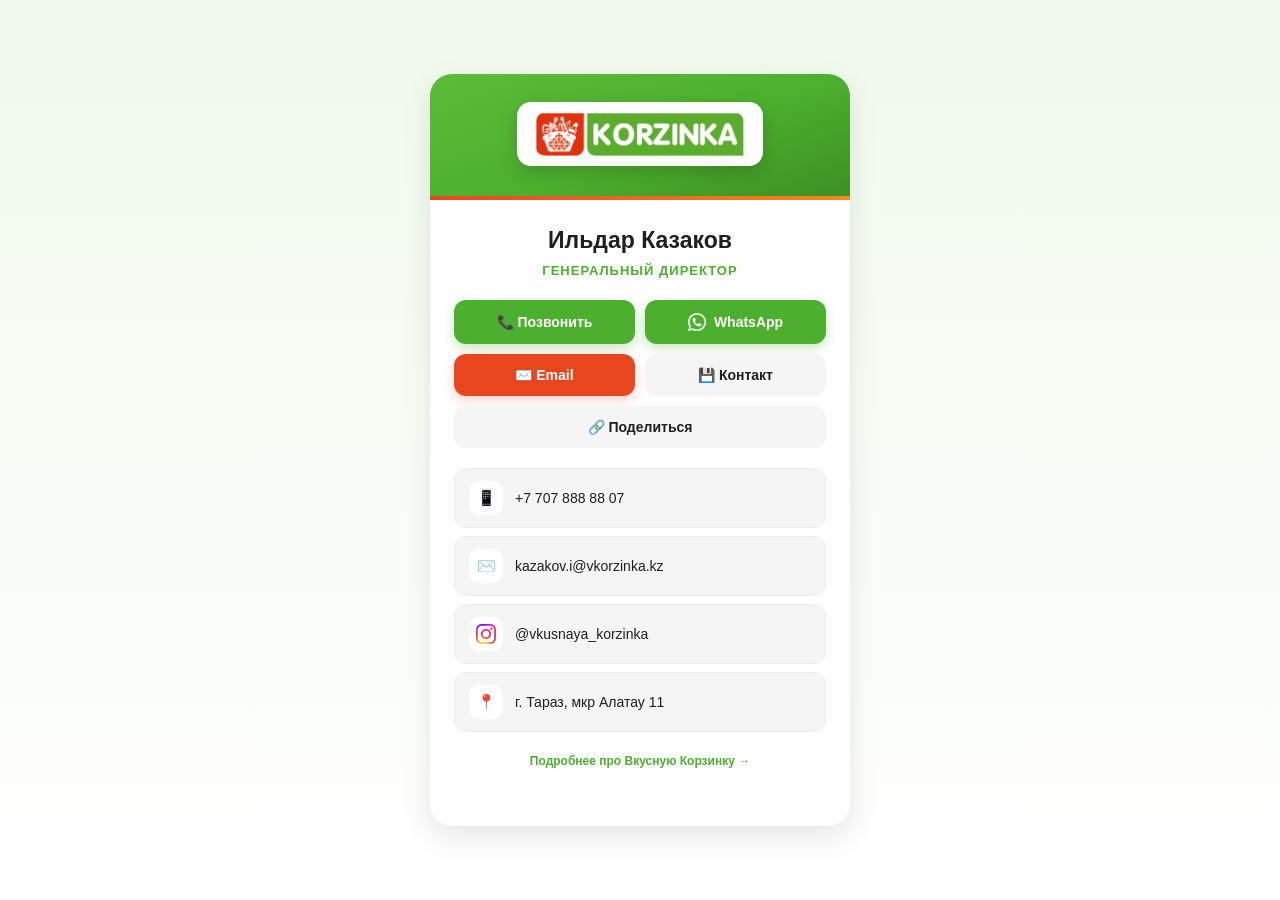
<file: kazakov.html>
<!doctype html>
<html lang="ru">
<head>
<meta charset="utf-8">
<meta name="viewport" content="width=device-width,initial-scale=1,viewport-fit=cover">
<title>Ильдар Казаков — Вкусная Корзинка</title>
<meta name="theme-color" content="#4CAF2E">
<link rel="icon" href="assets/logo.png">
<link rel="stylesheet" href="assets/style.css">
</head>
<body>
<div class="card">

  <div class="card__top">
    <a href="org.html" class="card__logo">
      <img src="assets/logo.png" alt="KORZINKA">
    </a>
  </div>

  <div class="card__body">
    <div class="card__name">Ильдар Казаков</div>
    <div class="card__role">Генеральный директор</div>

    <div class="card__actions">
      <a class="btn btn--primary" href="tel:+77078888807">📞 Позвонить</a>
      <a class="btn btn--primary" href="https://wa.me/77078888807" target="_blank" rel="noopener"><img src="assets/whatsapp.png" alt="" class="btn__ico">WhatsApp</a>
      <a class="btn btn--accent" href="mailto:kazakov.i@vkorzinka.kz">✉️ Email</a>
      <button class="btn btn--ghost" onclick="saveVCard(this)"
        data-first="Ильдар" data-last="Казаков"
        data-full="Ильдар Казаков"
        data-org="Вкусная Корзинка"
        data-role="Генеральный директор"
        data-phone="+77078888807"
        data-email="kazakov.i@vkorzinka.kz"
        data-address="г. Тараз, мкр Алатау 11">💾 Контакт</button>
      <button class="btn btn--ghost btn--full" onclick="shareCard(this)"
        data-title="Ильдар Казаков — Вкусная Корзинка"
        data-text="Визитка Ильдара Казакова, Вкусная Корзинка">🔗 Поделиться</button>
    </div>

    <div class="card__contacts">
      <a class="contact" href="tel:+77078888807">
        <div class="contact__ico">📱</div>
        <span>+7 707 888 88 07</span>
      </a>
      <a class="contact" href="mailto:kazakov.i@vkorzinka.kz">
        <div class="contact__ico">✉️</div>
        <span>kazakov.i@vkorzinka.kz</span>
      </a>
      <a class="contact" href="https://www.instagram.com/vkusnaya_korzinka" target="_blank" rel="noopener">
        <div class="contact__ico"><img src="assets/instagram.png" alt="Instagram"></div>
        <span>@vkusnaya_korzinka</span>
      </a>
      <a class="contact" href="https://2gis.kz/taraz/geo/70000001090535986" target="_blank" rel="noopener">
        <div class="contact__ico">📍</div>
        <span>г. Тараз, мкр Алатау 11</span>
      </a>
    </div>

    <div class="card__footer">
      <a href="org.html">Подробнее про Вкусную Корзинку →</a>
    </div>
  </div>

</div>
<script src="assets/script.js"></script>
</body>
</html>
</file>
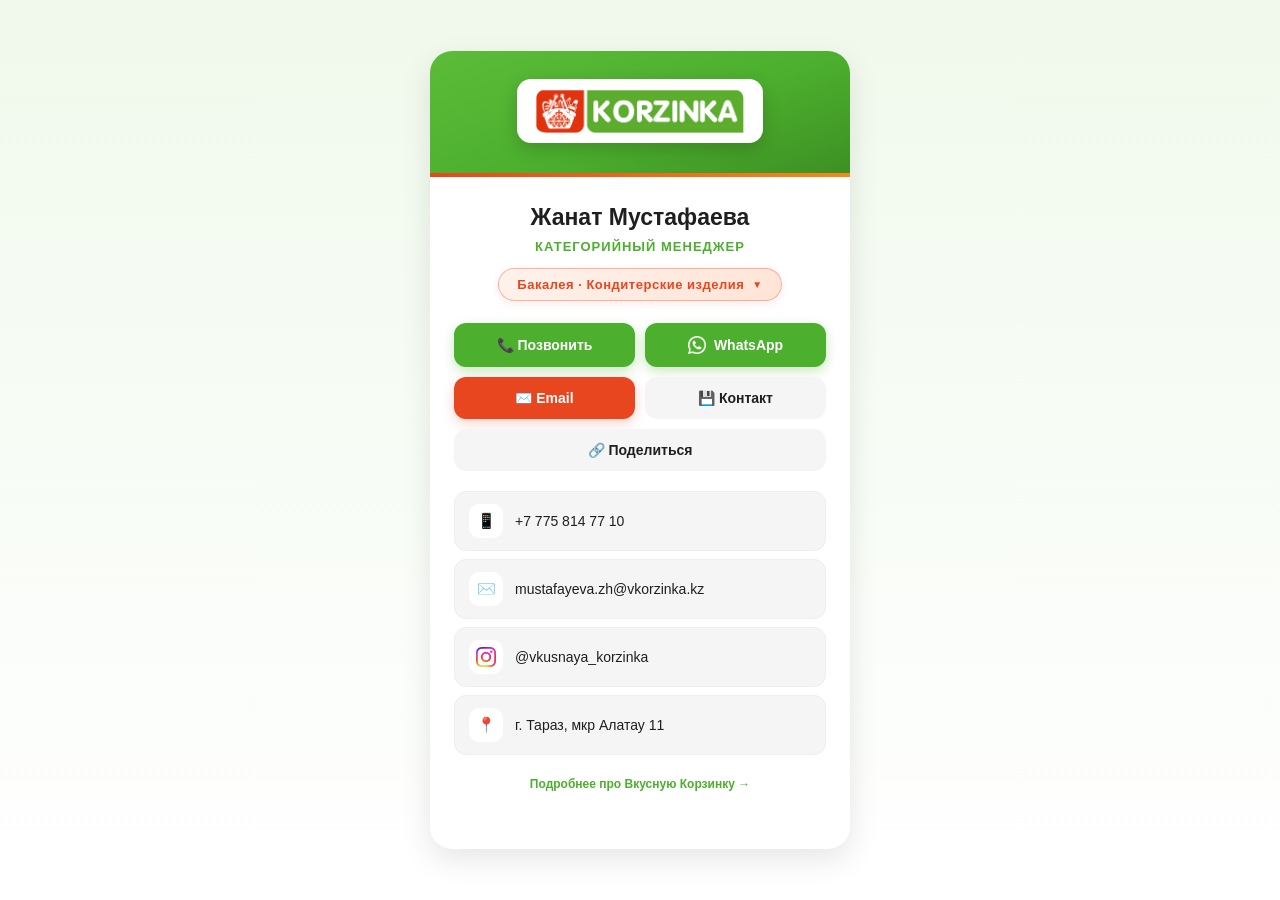
<file: mustafayeva.html>
<!doctype html>
<html lang="ru">
<head>
<meta charset="utf-8">
<meta name="viewport" content="width=device-width,initial-scale=1,viewport-fit=cover">
<title>Жанат Мустафаева — Вкусная Корзинка</title>
<meta name="theme-color" content="#4CAF2E">
<link rel="icon" href="assets/logo.png">
<link rel="stylesheet" href="assets/style.css">
</head>
<body>
<div class="card">

  <div class="card__top">
    <a href="org.html" class="card__logo">
      <img src="assets/logo.png" alt="KORZINKA">
    </a>
  </div>

  <div class="card__body">
    <div class="card__name">Жанат Мустафаева</div>
    <div class="card__role">Категорийный менеджер</div>

    <div class="card__cat" onclick="toggleCat(this)">
      Бакалея · Кондитерские изделия <span class="card__cat__arrow">▼</span>
    </div>

    <div class="card__cat__list">
      <div class="card__cat__list__inner">
        <h4>Что входит в категорию</h4>
        <ul>
          <li>Крупы</li>
          <li>Макаронные изделия</li>
          <li>Консервы</li>
          <li>Чай и кофе</li>
          <li>Кондитерские изделия</li>
          <li>Детское питание</li>
          <li>Мука</li>
        </ul>
      </div>
    </div>

    <div class="card__actions">
      <a class="btn btn--primary" href="tel:+77758147710">📞 Позвонить</a>
      <a class="btn btn--primary" href="https://wa.me/77758147710" target="_blank" rel="noopener"><img src="assets/whatsapp.png" alt="" class="btn__ico">WhatsApp</a>
      <a class="btn btn--accent" href="mailto:mustafayeva.zh@vkorzinka.kz">✉️ Email</a>
      <button class="btn btn--ghost" onclick="saveVCard(this)"
        data-first="Жанат" data-last="Мустафаева"
        data-full="Жанат Мустафаева"
        data-org="Вкусная Корзинка"
        data-role="Категорийный менеджер"
        data-phone="+77758147710"
        data-email="mustafayeva.zh@vkorzinka.kz"
        data-address="г. Тараз, мкр Алатау 11">💾 Контакт</button>
      <button class="btn btn--ghost btn--full" onclick="shareCard(this)"
        data-title="Жанат Мустафаева — Вкусная Корзинка"
        data-text="Визитка Жанат Мустафаевой, Вкусная Корзинка">🔗 Поделиться</button>
    </div>

    <div class="card__contacts">
      <a class="contact" href="tel:+77758147710">
        <div class="contact__ico">📱</div>
        <span>+7 775 814 77 10</span>
      </a>
      <a class="contact" href="mailto:mustafayeva.zh@vkorzinka.kz">
        <div class="contact__ico">✉️</div>
        <span>mustafayeva.zh@vkorzinka.kz</span>
      </a>
      <a class="contact" href="https://www.instagram.com/vkusnaya_korzinka" target="_blank" rel="noopener">
        <div class="contact__ico"><img src="assets/instagram.png" alt="Instagram"></div>
        <span>@vkusnaya_korzinka</span>
      </a>
      <a class="contact" href="https://2gis.kz/taraz/geo/70000001090535986" target="_blank" rel="noopener">
        <div class="contact__ico">📍</div>
        <span>г. Тараз, мкр Алатау 11</span>
      </a>
    </div>

    <div class="card__footer">
      <a href="org.html">Подробнее про Вкусную Корзинку →</a>
    </div>
  </div>

</div>
<script src="assets/script.js"></script>
</body>
</html>
</file>
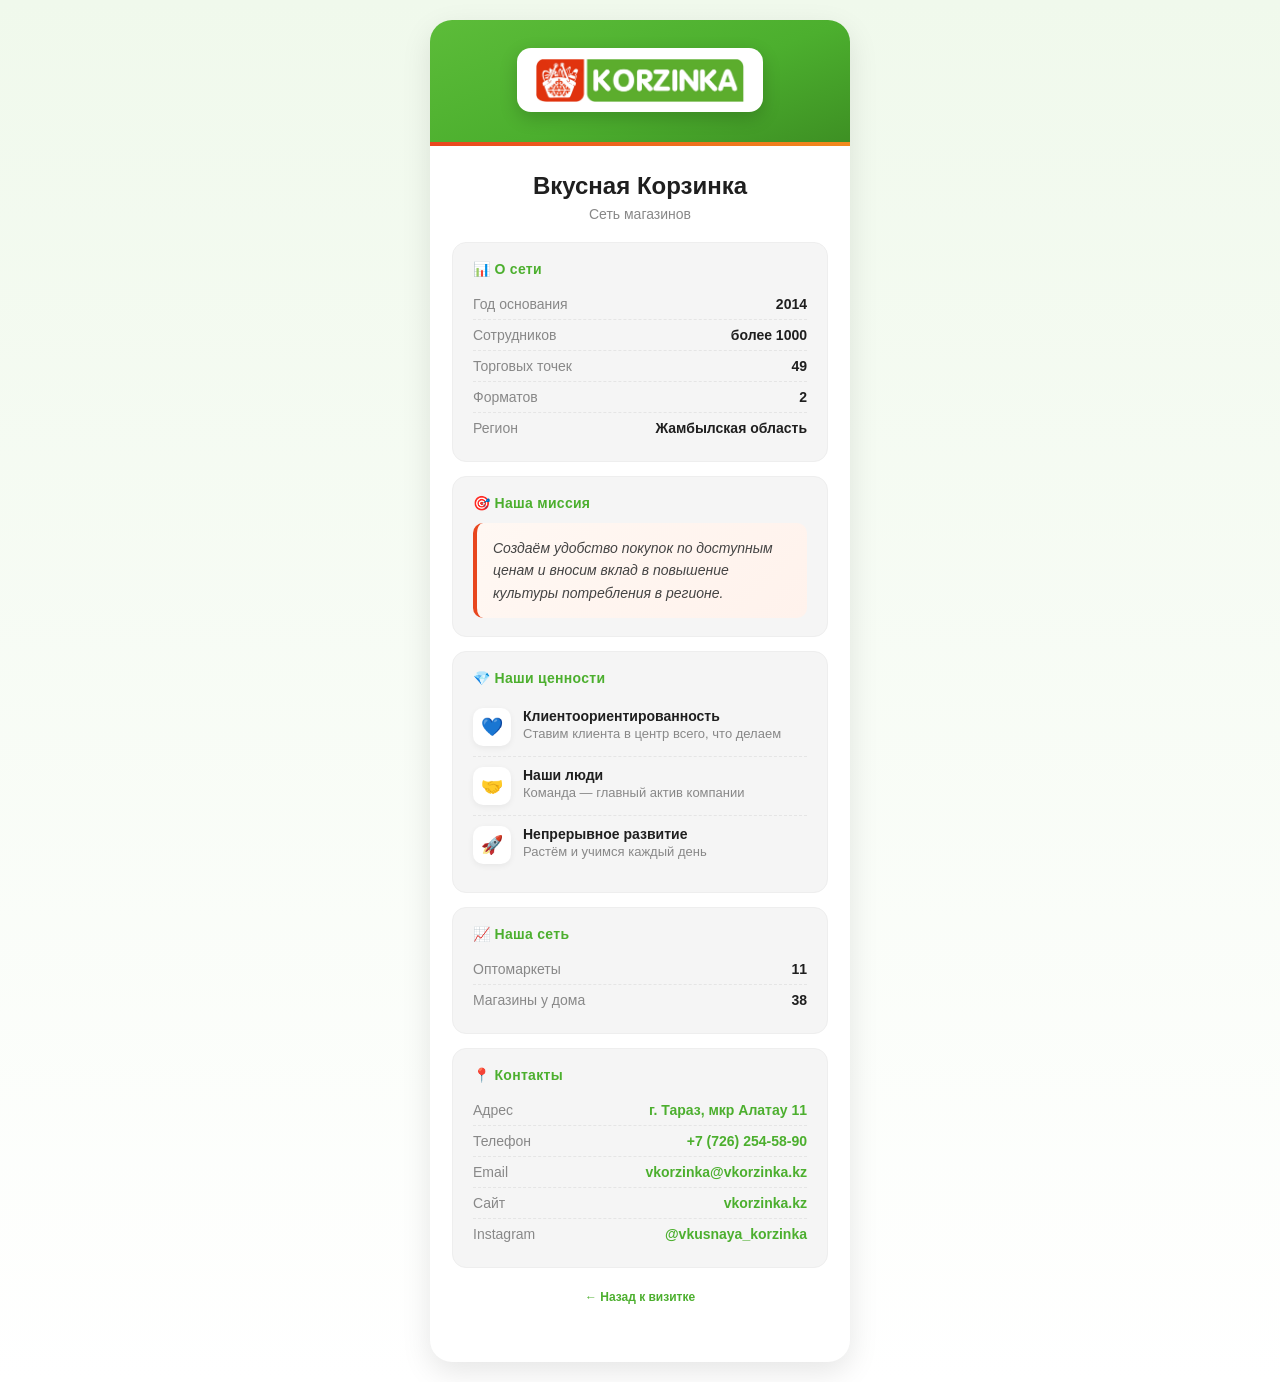
<file: org.html>
<!doctype html>
<html lang="ru">
<head>
<meta charset="utf-8">
<meta name="viewport" content="width=device-width,initial-scale=1,viewport-fit=cover">
<title>О компании — Вкусная Корзинка</title>
<meta name="theme-color" content="#4CAF2E">
<link rel="icon" href="assets/logo.png">
<link rel="stylesheet" href="assets/style.css">
</head>
<body>
<div class="card org">

  <div class="card__top">
    <a href="javascript:history.back()" class="card__logo">
      <img src="assets/logo.png" alt="KORZINKA">
    </a>
  </div>

  <div class="card__body">

    <div class="org__title">
      <h1>Вкусная Корзинка</h1>
      <p>Сеть магазинов</p>
    </div>

    <div class="org__section">
      <h3>📊 О сети</h3>
      <div class="org__row"><span>Год основания</span><span>2014</span></div>
      <div class="org__row"><span>Сотрудников</span><span>более 1000</span></div>
      <div class="org__row"><span>Торговых точек</span><span>49</span></div>
      <div class="org__row"><span>Форматов</span><span>2</span></div>
      <div class="org__row"><span>Регион</span><span>Жамбылская область</span></div>
    </div>

    <div class="org__section">
      <h3>🎯 Наша миссия</h3>
      <div class="org__mission">
        Создаём удобство покупок по доступным ценам и вносим вклад
        в повышение культуры потребления в регионе.
      </div>
    </div>

    <div class="org__section">
      <h3>💎 Наши ценности</h3>
      <div class="org__value">
        <div class="org__value__ico">💙</div>
        <div class="org__value__txt">
          <strong>Клиентоориентированность</strong>
          <span>Ставим клиента в центр всего, что делаем</span>
        </div>
      </div>
      <div class="org__value">
        <div class="org__value__ico">🤝</div>
        <div class="org__value__txt">
          <strong>Наши люди</strong>
          <span>Команда — главный актив компании</span>
        </div>
      </div>
      <div class="org__value">
        <div class="org__value__ico">🚀</div>
        <div class="org__value__txt">
          <strong>Непрерывное развитие</strong>
          <span>Растём и учимся каждый день</span>
        </div>
      </div>
    </div>

    <div class="org__section">
      <h3>📈 Наша сеть</h3>
      <div class="org__row"><span>Оптомаркеты</span><span>11</span></div>
      <div class="org__row"><span>Магазины у дома</span><span>38</span></div>
    </div>

    <div class="org__section">
      <h3>📍 Контакты</h3>
      <div class="org__row"><span>Адрес</span>
        <a href="https://2gis.kz/taraz/geo/70000001090535986" target="_blank" rel="noopener">г. Тараз, мкр Алатау 11</a>
      </div>
      <div class="org__row"><span>Телефон</span>
        <a href="tel:+77262545890">+7 (726) 254-58-90</a>
      </div>
      <div class="org__row"><span>Email</span>
        <a href="mailto:vkorzinka@vkorzinka.kz">vkorzinka@vkorzinka.kz</a>
      </div>
      <div class="org__row"><span>Сайт</span>
        <a href="https://vkorzinka.kz" target="_blank" rel="noopener">vkorzinka.kz</a>
      </div>
      <div class="org__row"><span>Instagram</span>
        <a href="https://www.instagram.com/vkusnaya_korzinka" target="_blank" rel="noopener">@vkusnaya_korzinka</a>
      </div>
    </div>

    <div class="card__footer">
      <a href="javascript:history.back()">← Назад к визитке</a>
    </div>

  </div>

</div>
</body>
</html>
</file>
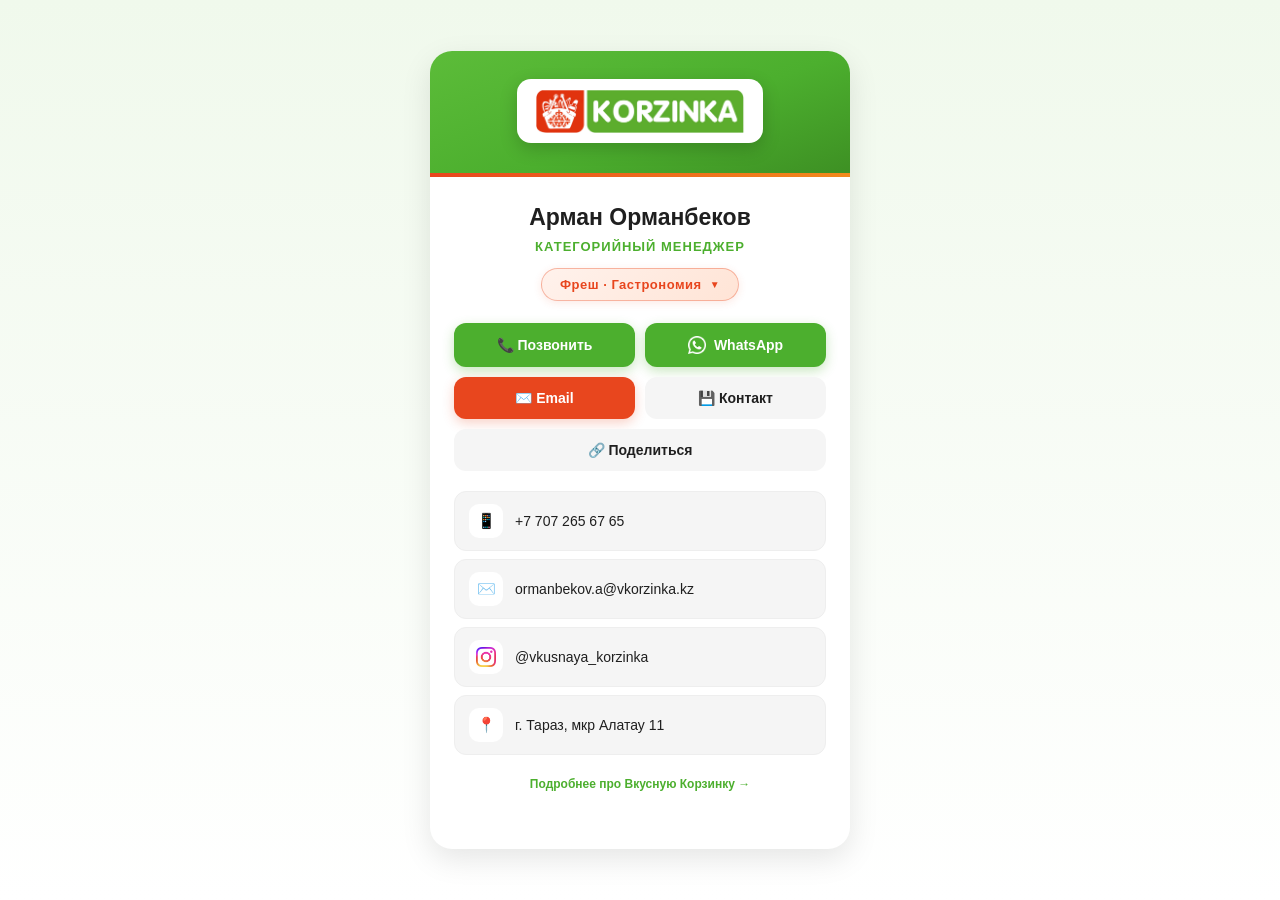
<file: ormanbekov.html>
<!doctype html>
<html lang="ru">
<head>
<meta charset="utf-8">
<meta name="viewport" content="width=device-width,initial-scale=1,viewport-fit=cover">
<title>Арман Орманбеков — Вкусная Корзинка</title>
<meta name="theme-color" content="#4CAF2E">
<link rel="icon" href="assets/logo.png">
<link rel="stylesheet" href="assets/style.css">
</head>
<body>
<div class="card">

  <div class="card__top">
    <a href="org.html" class="card__logo">
      <img src="assets/logo.png" alt="KORZINKA">
    </a>
  </div>

  <div class="card__body">
    <div class="card__name">Арман Орманбеков</div>
    <div class="card__role">Категорийный менеджер</div>

    <div class="card__cat" onclick="toggleCat(this)">
      Фреш · Гастрономия <span class="card__cat__arrow">▼</span>
    </div>

    <div class="card__cat__list">
      <div class="card__cat__list__inner">
        <h4>Что входит в категорию</h4>
        <ul>
          <li>Молочная гастрономия</li>
          <li>Рыбная гастрономия</li>
          <li>Мясная гастрономия</li>
          <li>Охлаждённая продукция</li>
          <li>Замороженная продукция</li>
          <li>Яйца</li>
        </ul>
      </div>
    </div>

    <div class="card__actions">
      <a class="btn btn--primary" href="tel:+77072656765">📞 Позвонить</a>
      <a class="btn btn--primary" href="https://wa.me/77072656765" target="_blank" rel="noopener"><img src="assets/whatsapp.png" alt="" class="btn__ico">WhatsApp</a>
      <a class="btn btn--accent" href="mailto:ormanbekov.a@vkorzinka.kz">✉️ Email</a>
      <button class="btn btn--ghost" onclick="saveVCard(this)"
        data-first="Арман" data-last="Орманбеков"
        data-full="Арман Орманбеков"
        data-org="Вкусная Корзинка"
        data-role="Категорийный менеджер"
        data-phone="+77072656765"
        data-email="ormanbekov.a@vkorzinka.kz"
        data-address="г. Тараз, мкр Алатау 11">💾 Контакт</button>
      <button class="btn btn--ghost btn--full" onclick="shareCard(this)"
        data-title="Арман Орманбеков — Вкусная Корзинка"
        data-text="Визитка Армана Орманбекова, Вкусная Корзинка">🔗 Поделиться</button>
    </div>

    <div class="card__contacts">
      <a class="contact" href="tel:+77072656765">
        <div class="contact__ico">📱</div>
        <span>+7 707 265 67 65</span>
      </a>
      <a class="contact" href="mailto:ormanbekov.a@vkorzinka.kz">
        <div class="contact__ico">✉️</div>
        <span>ormanbekov.a@vkorzinka.kz</span>
      </a>
      <a class="contact" href="https://www.instagram.com/vkusnaya_korzinka" target="_blank" rel="noopener">
        <div class="contact__ico"><img src="assets/instagram.png" alt="Instagram"></div>
        <span>@vkusnaya_korzinka</span>
      </a>
      <a class="contact" href="https://2gis.kz/taraz/geo/70000001090535986" target="_blank" rel="noopener">
        <div class="contact__ico">📍</div>
        <span>г. Тараз, мкр Алатау 11</span>
      </a>
    </div>

    <div class="card__footer">
      <a href="org.html">Подробнее про Вкусную Корзинку →</a>
    </div>
  </div>

</div>
<script src="assets/script.js"></script>
</body>
</html>
</file>
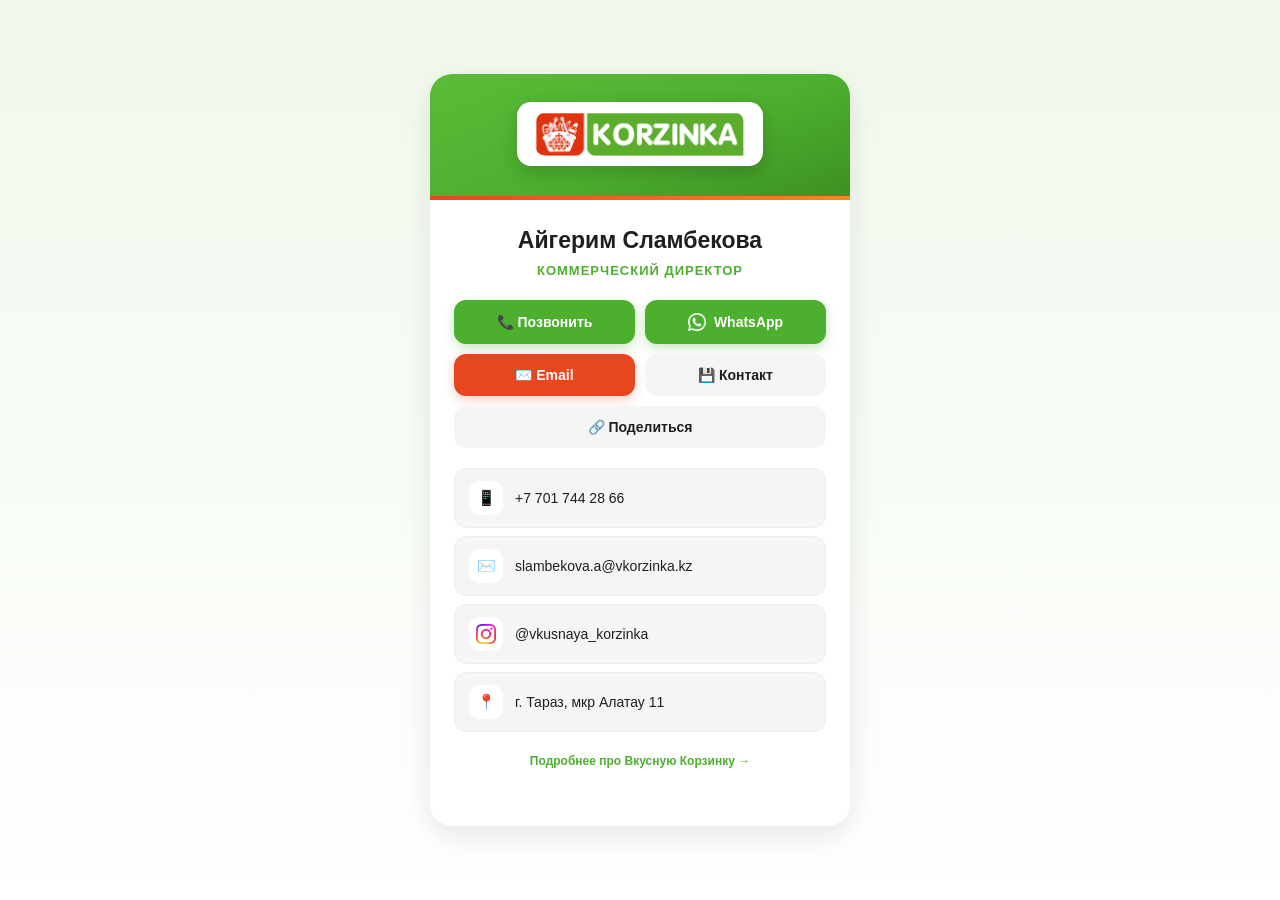
<file: slambekova.html>
<!doctype html>
<html lang="ru">
<head>
<meta charset="utf-8">
<meta name="viewport" content="width=device-width,initial-scale=1,viewport-fit=cover">
<title>Айгерим Сламбекова — Вкусная Корзинка</title>
<meta name="theme-color" content="#4CAF2E">
<link rel="icon" href="assets/logo.png">
<link rel="stylesheet" href="assets/style.css">
</head>
<body>
<div class="card">

  <div class="card__top">
    <a href="org.html" class="card__logo">
      <img src="assets/logo.png" alt="KORZINKA">
    </a>
  </div>

  <div class="card__body">
    <div class="card__name">Айгерим Сламбекова</div>
    <div class="card__role">Коммерческий директор</div>

    <div class="card__actions">
      <a class="btn btn--primary" href="tel:+77017442866">📞 Позвонить</a>
      <a class="btn btn--primary" href="https://wa.me/77017442866" target="_blank" rel="noopener"><img src="assets/whatsapp.png" alt="" class="btn__ico">WhatsApp</a>
      <a class="btn btn--accent" href="mailto:slambekova.a@vkorzinka.kz">✉️ Email</a>
      <button class="btn btn--ghost" onclick="saveVCard(this)"
        data-first="Айгерим" data-last="Сламбекова"
        data-full="Айгерим Сламбекова"
        data-org="Вкусная Корзинка"
        data-role="Коммерческий директор"
        data-phone="+77017442866"
        data-email="slambekova.a@vkorzinka.kz"
        data-address="г. Тараз, мкр Алатау 11">💾 Контакт</button>
      <button class="btn btn--ghost btn--full" onclick="shareCard(this)"
        data-title="Айгерим Сламбекова — Вкусная Корзинка"
        data-text="Визитка Айгерим Сламбековой, Вкусная Корзинка">🔗 Поделиться</button>
    </div>

    <div class="card__contacts">
      <a class="contact" href="tel:+77017442866">
        <div class="contact__ico">📱</div>
        <span>+7 701 744 28 66</span>
      </a>
      <a class="contact" href="mailto:slambekova.a@vkorzinka.kz">
        <div class="contact__ico">✉️</div>
        <span>slambekova.a@vkorzinka.kz</span>
      </a>
      <a class="contact" href="https://www.instagram.com/vkusnaya_korzinka" target="_blank" rel="noopener">
        <div class="contact__ico"><img src="assets/instagram.png" alt="Instagram"></div>
        <span>@vkusnaya_korzinka</span>
      </a>
      <a class="contact" href="https://2gis.kz/taraz/geo/70000001090535986" target="_blank" rel="noopener">
        <div class="contact__ico">📍</div>
        <span>г. Тараз, мкр Алатау 11</span>
      </a>
    </div>

    <div class="card__footer">
      <a href="org.html">Подробнее про Вкусную Корзинку →</a>
    </div>
  </div>

</div>
<script src="assets/script.js"></script>
</body>
</html>
</file>
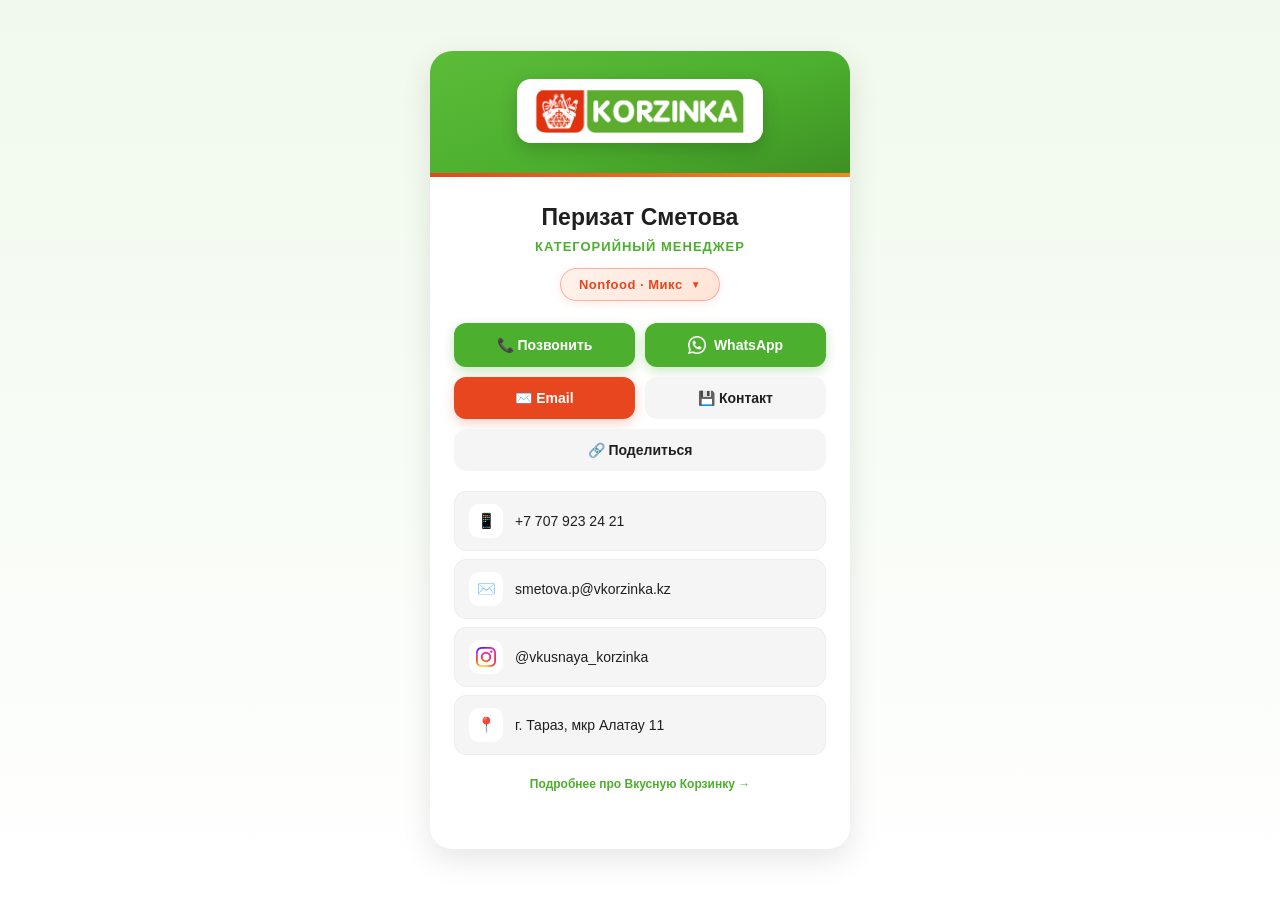
<file: smetova.html>
<!doctype html>
<html lang="ru">
<head>
<meta charset="utf-8">
<meta name="viewport" content="width=device-width,initial-scale=1,viewport-fit=cover">
<title>Перизат Сметова — Вкусная Корзинка</title>
<meta name="theme-color" content="#4CAF2E">
<link rel="icon" href="assets/logo.png">
<link rel="stylesheet" href="assets/style.css">
</head>
<body>
<div class="card">

  <div class="card__top">
    <a href="org.html" class="card__logo">
      <img src="assets/logo.png" alt="KORZINKA">
    </a>
  </div>

  <div class="card__body">
    <div class="card__name">Перизат Сметова</div>
    <div class="card__role">Категорийный менеджер</div>

    <div class="card__cat" onclick="toggleCat(this)">
      Nonfood · Микс <span class="card__cat__arrow">▼</span>
    </div>

    <div class="card__cat__list">
      <div class="card__cat__list__inner">
        <h4>Что входит в категорию</h4>
        <ul>
          <li>Бытовая химия</li>
          <li>Косметика и гигиена</li>
          <li>Посуда</li>
          <li>Товары для дома</li>
          <li>Игрушки</li>
          <li>Канцелярия</li>
        </ul>
      </div>
    </div>

    <div class="card__actions">
      <a class="btn btn--primary" href="tel:+77079232421">📞 Позвонить</a>
      <a class="btn btn--primary" href="https://wa.me/77079232421" target="_blank" rel="noopener"><img src="assets/whatsapp.png" alt="" class="btn__ico">WhatsApp</a>
      <a class="btn btn--accent" href="mailto:smetova.p@vkorzinka.kz">✉️ Email</a>
      <button class="btn btn--ghost" onclick="saveVCard(this)"
        data-first="Перизат" data-last="Сметова"
        data-full="Перизат Сметова"
        data-org="Вкусная Корзинка"
        data-role="Категорийный менеджер"
        data-phone="+77079232421"
        data-email="smetova.p@vkorzinka.kz"
        data-address="г. Тараз, мкр Алатау 11">💾 Контакт</button>
      <button class="btn btn--ghost btn--full" onclick="shareCard(this)"
        data-title="Перизат Сметова — Вкусная Корзинка"
        data-text="Визитка Перизат Сметовой, Вкусная Корзинка">🔗 Поделиться</button>
    </div>

    <div class="card__contacts">
      <a class="contact" href="tel:+77079232421">
        <div class="contact__ico">📱</div>
        <span>+7 707 923 24 21</span>
      </a>
      <a class="contact" href="mailto:smetova.p@vkorzinka.kz">
        <div class="contact__ico">✉️</div>
        <span>smetova.p@vkorzinka.kz</span>
      </a>
      <a class="contact" href="https://www.instagram.com/vkusnaya_korzinka" target="_blank" rel="noopener">
        <div class="contact__ico"><img src="assets/instagram.png" alt="Instagram"></div>
        <span>@vkusnaya_korzinka</span>
      </a>
      <a class="contact" href="https://2gis.kz/taraz/geo/70000001090535986" target="_blank" rel="noopener">
        <div class="contact__ico">📍</div>
        <span>г. Тараз, мкр Алатау 11</span>
      </a>
    </div>

    <div class="card__footer">
      <a href="org.html">Подробнее про Вкусную Корзинку →</a>
    </div>
  </div>

</div>
<script src="assets/script.js"></script>
</body>
</html>
</file>
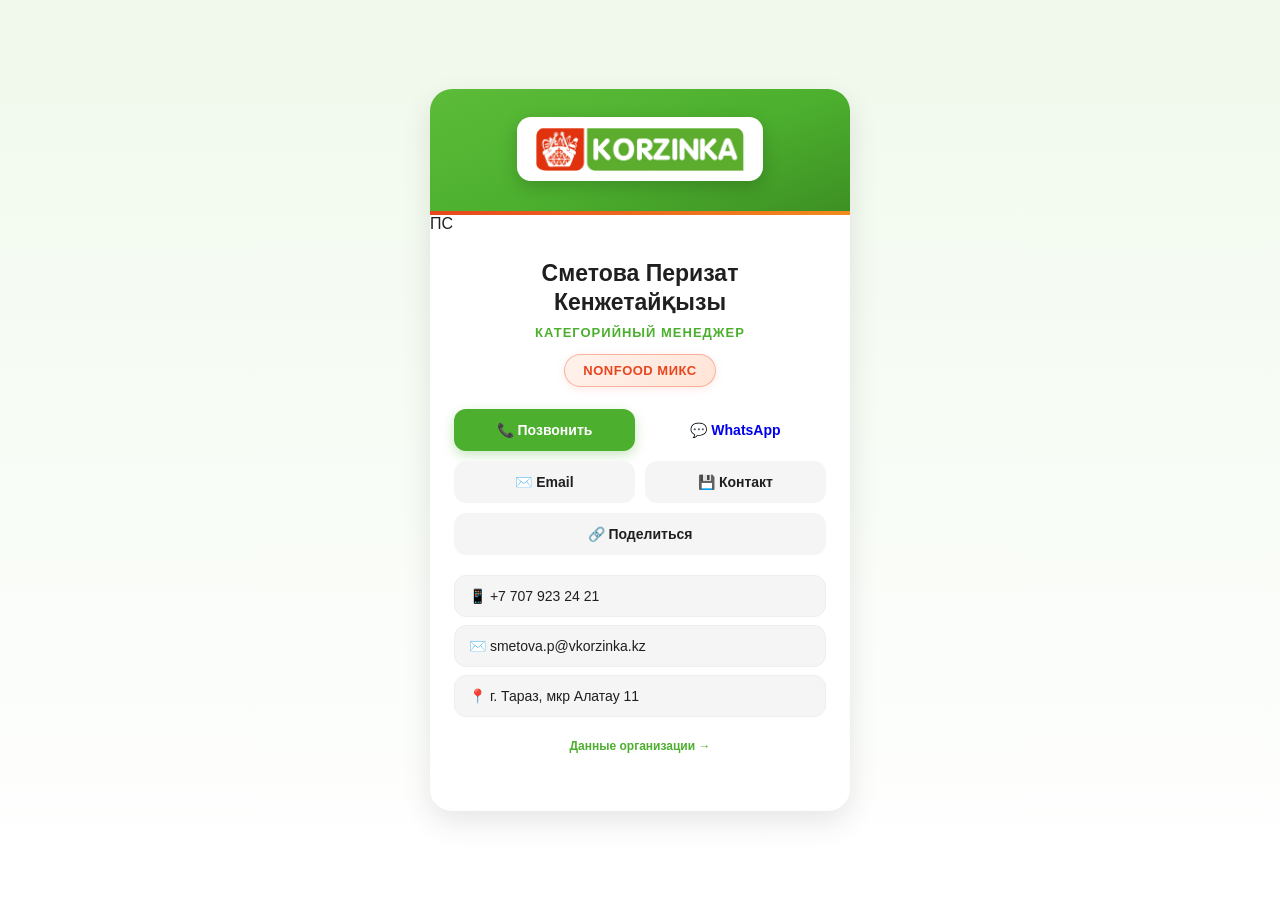
<file: SmetovaP.html>
<!doctype html>
<html lang="ru">
<head>
<meta charset="utf-8">
<meta name="viewport" content="width=device-width,initial-scale=1,viewport-fit=cover">
<title>Сметова Перизат — KORZINKA</title>
<meta name="theme-color" content="#E8461E">
<link rel="icon" href="assets/logo.png">
<link rel="stylesheet" href="assets/style.css">
</head>
<body>
<div class="card">
  <div class="card__top">
    <a href="org.html" class="card__logo"><img src="assets/logo.png" alt="KORZINKA"></a>
  </div>
  <div class="card__avatar">ПС</div>
  <div class="card__body">
    <div class="card__name">Сметова Перизат Кенжетайқызы</div>
    <div class="card__role">Категорийный менеджер</div>
    <div class="card__cat">NONFOOD МИКС</div>
    <div class="card__actions">
      <a class="btn btn--primary" href="tel:+77079232421">📞 Позвонить</a>
      <a class="btn btn--green" href="https://wa.me/77079232421" target="_blank" rel="noopener">💬 WhatsApp</a>
      <a class="btn btn--ghost" href="mailto:smetova.p@vkorzinka.kz">✉️ Email</a>
      <button class="btn btn--ghost" onclick="saveVCard(this)"
        data-first="Перизат" data-last="Сметова"
        data-full="Сметова Перизат Кенжетайқызы"
        data-org="ТОО Korzinka Retail Group"
        data-role="Категорийный менеджер"
        data-phone="+77079232421"
        data-email="smetova.p@vkorzinka.kz"
        data-address="г. Тараз, мкр Алатау 11">💾 Контакт</button>
      <button class="btn btn--ghost btn--full" onclick="shareCard(this)"
        data-title="Сметова Перизат — KORZINKA"
        data-text="Визитка Сметовой Перизат, KORZINKA">🔗 Поделиться</button>
    </div>
    <div class="card__contacts">
      <a class="contact" href="tel:+77079232421">📱 +7 707 923 24 21</a>
      <a class="contact" href="mailto:smetova.p@vkorzinka.kz">✉️ smetova.p@vkorzinka.kz</a>
      <div class="contact">📍 г. Тараз, мкр Алатау 11</div>
    </div>
    <div class="card__footer"><a href="org.html">Данные организации →</a></div>
  </div>
</div>
<script src="assets/script.js"></script>
</body>
</html>
</file>
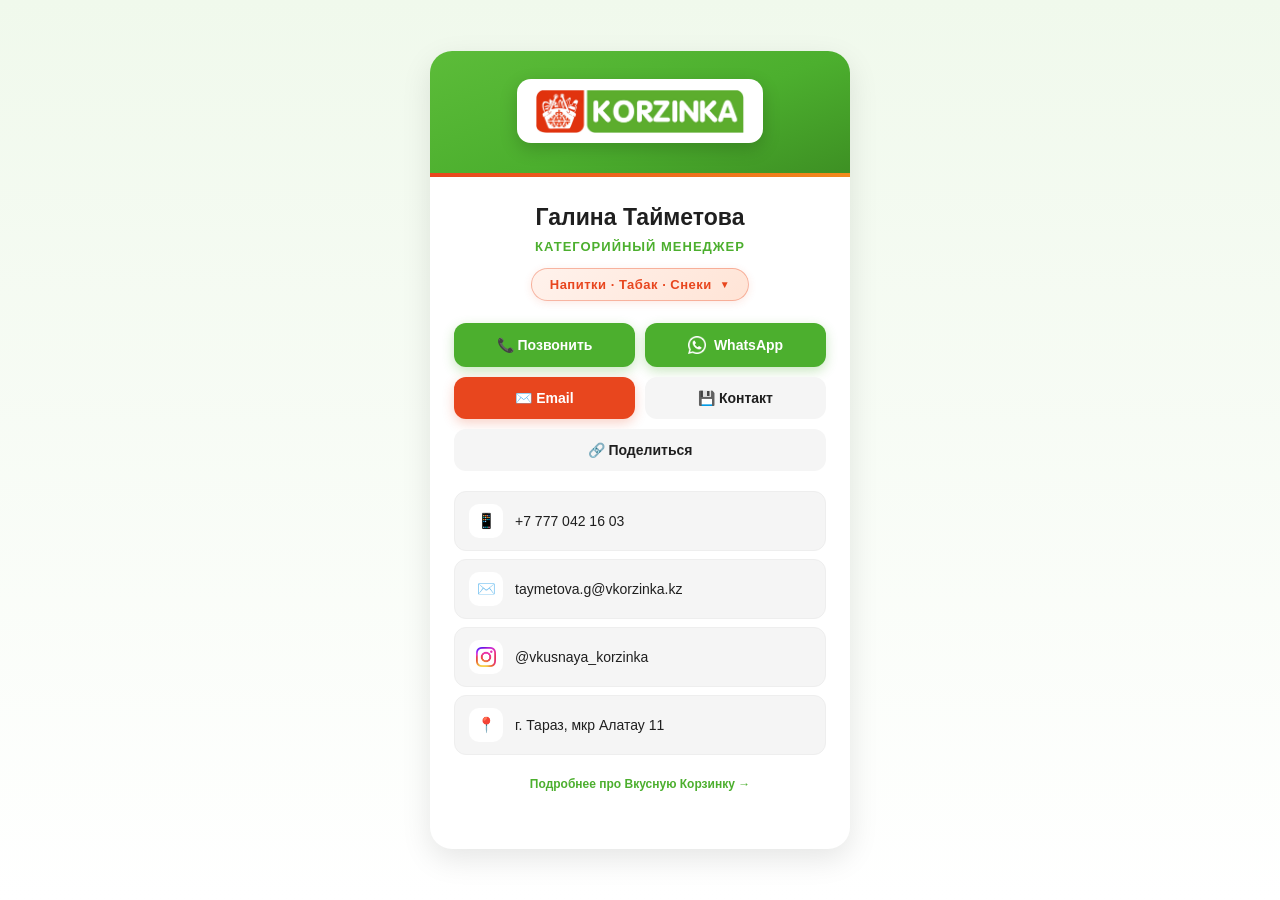
<file: taymetova.html>
<!doctype html>
<html lang="ru">
<head>
<meta charset="utf-8">
<meta name="viewport" content="width=device-width,initial-scale=1,viewport-fit=cover">
<title>Галина Тайметова — Вкусная Корзинка</title>
<meta name="theme-color" content="#4CAF2E">
<link rel="icon" href="assets/logo.png">
<link rel="stylesheet" href="assets/style.css">
</head>
<body>
<div class="card">

  <div class="card__top">
    <a href="org.html" class="card__logo">
      <img src="assets/logo.png" alt="KORZINKA">
    </a>
  </div>

  <div class="card__body">
    <div class="card__name">Галина Тайметова</div>
    <div class="card__role">Категорийный менеджер</div>

    <div class="card__cat" onclick="toggleCat(this)">
      Напитки · Табак · Снеки <span class="card__cat__arrow">▼</span>
    </div>

    <div class="card__cat__list">
      <div class="card__cat__list__inner">
        <h4>Что входит в категорию</h4>
        <ul>
          <li>Алкогольные напитки</li>
          <li>Безалкогольные напитки</li>
          <li>Табачные изделия</li>
          <li>Снеки</li>
          <li>Корма для животных</li>
        </ul>
      </div>
    </div>

    <div class="card__actions">
      <a class="btn btn--primary" href="tel:+77770421603">📞 Позвонить</a>
      <a class="btn btn--primary" href="https://wa.me/77770421603" target="_blank" rel="noopener"><img src="assets/whatsapp.png" alt="" class="btn__ico">WhatsApp</a>
      <a class="btn btn--accent" href="mailto:taymetova.g@vkorzinka.kz">✉️ Email</a>
      <button class="btn btn--ghost" onclick="saveVCard(this)"
        data-first="Галина" data-last="Тайметова"
        data-full="Галина Тайметова"
        data-org="Вкусная Корзинка"
        data-role="Категорийный менеджер"
        data-phone="+77770421603"
        data-email="taymetova.g@vkorzinka.kz"
        data-address="г. Тараз, мкр Алатау 11">💾 Контакт</button>
      <button class="btn btn--ghost btn--full" onclick="shareCard(this)"
        data-title="Галина Тайметова — Вкусная Корзинка"
        data-text="Визитка Галины Тайметовой, Вкусная Корзинка">🔗 Поделиться</button>
    </div>

    <div class="card__contacts">
      <a class="contact" href="tel:+77770421603">
        <div class="contact__ico">📱</div>
        <span>+7 777 042 16 03</span>
      </a>
      <a class="contact" href="mailto:taymetova.g@vkorzinka.kz">
        <div class="contact__ico">✉️</div>
        <span>taymetova.g@vkorzinka.kz</span>
      </a>
      <a class="contact" href="https://www.instagram.com/vkusnaya_korzinka" target="_blank" rel="noopener">
        <div class="contact__ico"><img src="assets/instagram.png" alt="Instagram"></div>
        <span>@vkusnaya_korzinka</span>
      </a>
      <a class="contact" href="https://2gis.kz/taraz/geo/70000001090535986" target="_blank" rel="noopener">
        <div class="contact__ico">📍</div>
        <span>г. Тараз, мкр Алатау 11</span>
      </a>
    </div>

    <div class="card__footer">
      <a href="org.html">Подробнее про Вкусную Корзинку →</a>
    </div>
  </div>

</div>
<script src="assets/script.js"></script>
</body>
</html>
</file>
<file: assets/style.css>
:root{
  --brand-orange:#E8461E;
  --brand-green:#4CAF2E;
  --brand-dark:#1f1f1f;
  --brand-light:#ffffff;
  --brand-gray:#f5f5f5;
  --radius:22px;
  --shadow:0 10px 30px rgba(0,0,0,.10);
}
*{box-sizing:border-box;margin:0;padding:0;font-family:'Segoe UI',Roboto,Arial,sans-serif;}
body{
  min-height:100vh;
  background:linear-gradient(180deg,#f0f9ec 0%,#ffffff 100%);
  display:flex;align-items:flex-start;justify-content:center;
  padding:0;color:var(--brand-dark);
  -webkit-tap-highlight-color:transparent;
}
.card{
  width:100%;max-width:100%;
  background:var(--brand-light);
  overflow:hidden;
  animation:cardIn .6s cubic-bezier(.2,.8,.2,1);
  padding-bottom:32px;
}
@keyframes cardIn{from{opacity:0;transform:translateY(20px);}to{opacity:1;transform:none;}}

/* Шапка */
.card__top{
  background:linear-gradient(160deg,#5cbc39 0%,#4CAF2E 55%,#3d8f23 100%);
  padding:28px 20px 34px;
  display:flex;justify-content:center;align-items:center;
  position:relative;
}
.card__top::after{
  content:"";
  position:absolute;left:0;right:0;bottom:0;height:4px;
  background:linear-gradient(90deg,var(--brand-orange),#f28a1c);
}
.card__logo{
  display:inline-flex;align-items:center;justify-content:center;
  background:#fff;padding:10px 18px;border-radius:14px;
  box-shadow:0 6px 18px rgba(0,0,0,.18);
  transition:.3s;text-decoration:none;
}
.card__logo:hover{transform:scale(1.04);}
.card__logo img{height:44px;display:block;}

/* Тело визитки */
.card__body{padding:26px 24px 26px;text-align:center;}
.card__name{font-size:23px;font-weight:700;line-height:1.25;}
.card__role{
  font-size:13px;color:var(--brand-green);font-weight:700;
  margin-top:8px;text-transform:uppercase;letter-spacing:1px;
}
/* Кликабельный бейджик категории */
.card__cat{
  display:inline-flex;align-items:center;gap:8px;
  margin-top:14px;font-size:13px;
  background:linear-gradient(135deg,#fff2ec,#ffe4d6);
  color:var(--brand-orange);
  padding:8px 18px;border-radius:20px;
  font-weight:700;letter-spacing:.5px;
  border:1.5px solid rgba(232,70,30,.35);
  box-shadow:0 2px 8px rgba(232,70,30,.12);
  cursor:pointer;
  transition:.25s;
  user-select:none;
}
.card__cat:hover{
  transform:translateY(-1px);
  box-shadow:0 4px 14px rgba(232,70,30,.22);
}
.card__cat__arrow{
  font-size:10px;
  transition:transform .3s;
}
.card__cat.open .card__cat__arrow{
  transform:rotate(180deg);
}

/* Раскрывающийся список */
.card__cat__list{
  max-height:0;
  overflow:hidden;
  transition:max-height .4s ease, margin-top .4s ease, opacity .3s;
  opacity:0;
  text-align:left;
  margin-top:0;
}
.card__cat__list.open{
  max-height:400px;
  opacity:1;
  margin-top:14px;
}
.card__cat__list__inner{
  background:var(--brand-gray);
  border-radius:14px;
  padding:14px 18px;
  border:1px solid #eee;
}
.card__cat__list__inner h4{
  font-size:12px;
  color:var(--brand-green);
  font-weight:700;
  text-transform:uppercase;
  letter-spacing:.5px;
  margin-bottom:8px;
}
.card__cat__list__inner ul{
  list-style:none;
  padding:0;margin:0;
}
.card__cat__list__inner li{
  font-size:14px;
  padding:6px 0 6px 22px;
  position:relative;
  color:var(--brand-dark);
  border-bottom:1px dashed #e5e5e5;
}
.card__cat__list__inner li:last-child{border-bottom:none;}
.card__cat__list__inner li::before{
  content:"•";
  position:absolute;left:6px;top:6px;
  color:var(--brand-orange);
  font-weight:700;
  font-size:16px;
}

/* Кнопки */
.card__actions{display:grid;grid-template-columns:repeat(2,1fr);gap:10px;margin-top:22px;}
.btn{
  display:flex;align-items:center;justify-content:center;gap:8px;
  padding:13px;border-radius:12px;border:none;cursor:pointer;
  font-size:14px;font-weight:600;text-decoration:none;transition:.25s;
}
.btn--primary{background:var(--brand-green);color:#fff;box-shadow:0 4px 12px rgba(76,175,46,.3);}
.btn--primary:hover{background:#3d8f23;transform:translateY(-2px);}
.btn--accent{background:var(--brand-orange);color:#fff;box-shadow:0 4px 12px rgba(232,70,30,.25);}
.btn--accent:hover{background:#c93a17;transform:translateY(-2px);}
.btn--ghost{background:var(--brand-gray);color:var(--brand-dark);}
.btn--ghost:hover{background:#e8e8e8;transform:translateY(-2px);}
.btn--full{grid-column:1/-1;}
.btn__ico{width:18px;height:18px;object-fit:contain;display:inline-block;vertical-align:middle;}

/* Контакты */
.card__contacts{margin-top:20px;text-align:left;font-size:14px;display:flex;flex-direction:column;gap:8px;}
.contact{
  display:flex;align-items:center;gap:12px;
  padding:12px 14px;background:var(--brand-gray);
  border-radius:12px;color:inherit;text-decoration:none;
  transition:.2s;border:1px solid #eee;
}
.contact:hover{background:#ececec;transform:translateX(3px);}
.contact__ico{
  width:34px;height:34px;border-radius:10px;
  display:flex;align-items:center;justify-content:center;
  background:#fff;flex-shrink:0;font-size:15px;
  overflow:hidden;
}
.contact__ico img{width:20px;height:20px;object-fit:contain;display:block;}

.card__footer{margin-top:22px;font-size:12px;color:#999;text-align:center;}
.card__footer a{color:var(--brand-green);text-decoration:none;font-weight:600;}
.card__footer a:hover{text-decoration:underline;}

/* ============ СТРАНИЦА ОРГАНИЗАЦИИ ============ */
.org{padding-bottom:32px;}
.org .card__body{padding:26px 22px 26px;text-align:left;}

.org__title{margin-bottom:20px;text-align:center;}
.org__title h1{font-size:24px;font-weight:700;color:var(--brand-dark);}
.org__title p{font-size:14px;color:#888;margin-top:6px;}

.org__section{
  padding:18px 20px;
  margin-top:14px;
  background:var(--brand-gray);
  border-radius:14px;
  border:1px solid #eee;
}
.org__section h3{
  font-size:14px;color:var(--brand-green);font-weight:700;
  margin-bottom:12px;letter-spacing:.3px;
}
.org__row{
  display:flex;justify-content:space-between;
  font-size:14px;padding:7px 0;gap:12px;
  border-bottom:1px dashed #e5e5e5;
}
.org__row:last-child{border-bottom:none;}
.org__row span:first-child{color:#888;}
.org__row span:last-child{text-align:right;font-weight:600;}
.org__row a{color:var(--brand-green);text-decoration:none;font-weight:600;}
.org__row a:hover{text-decoration:underline;}

/* Миссия */
.org__mission{
  font-size:14px;line-height:1.6;color:#444;
  font-style:italic;
  padding:14px 16px;
  background:linear-gradient(135deg,#fff8f3,#fff2ec);
  border-left:4px solid var(--brand-orange);
  border-radius:10px;
}

/* Ценности */
.org__value{
  display:flex;gap:12px;align-items:flex-start;
  padding:10px 0;
  border-bottom:1px dashed #e5e5e5;
}
.org__value:last-child{border-bottom:none;}
.org__value__ico{
  width:38px;height:38px;border-radius:10px;
  background:#fff;display:flex;align-items:center;justify-content:center;
  flex-shrink:0;font-size:18px;
  box-shadow:0 2px 6px rgba(0,0,0,.06);
}
.org__value__txt strong{font-size:14px;font-weight:700;color:var(--brand-dark);display:block;}
.org__value__txt span{font-size:13px;color:#888;display:block;margin-top:2px;}

@media (min-width:640px){
  body{padding:20px;align-items:center;}
  .card{max-width:420px;border-radius:var(--radius);box-shadow:var(--shadow);}
}
@media (max-width:400px){
  .card__name{font-size:20px;}
  .card__actions{grid-template-columns:1fr;}
}
</file>
